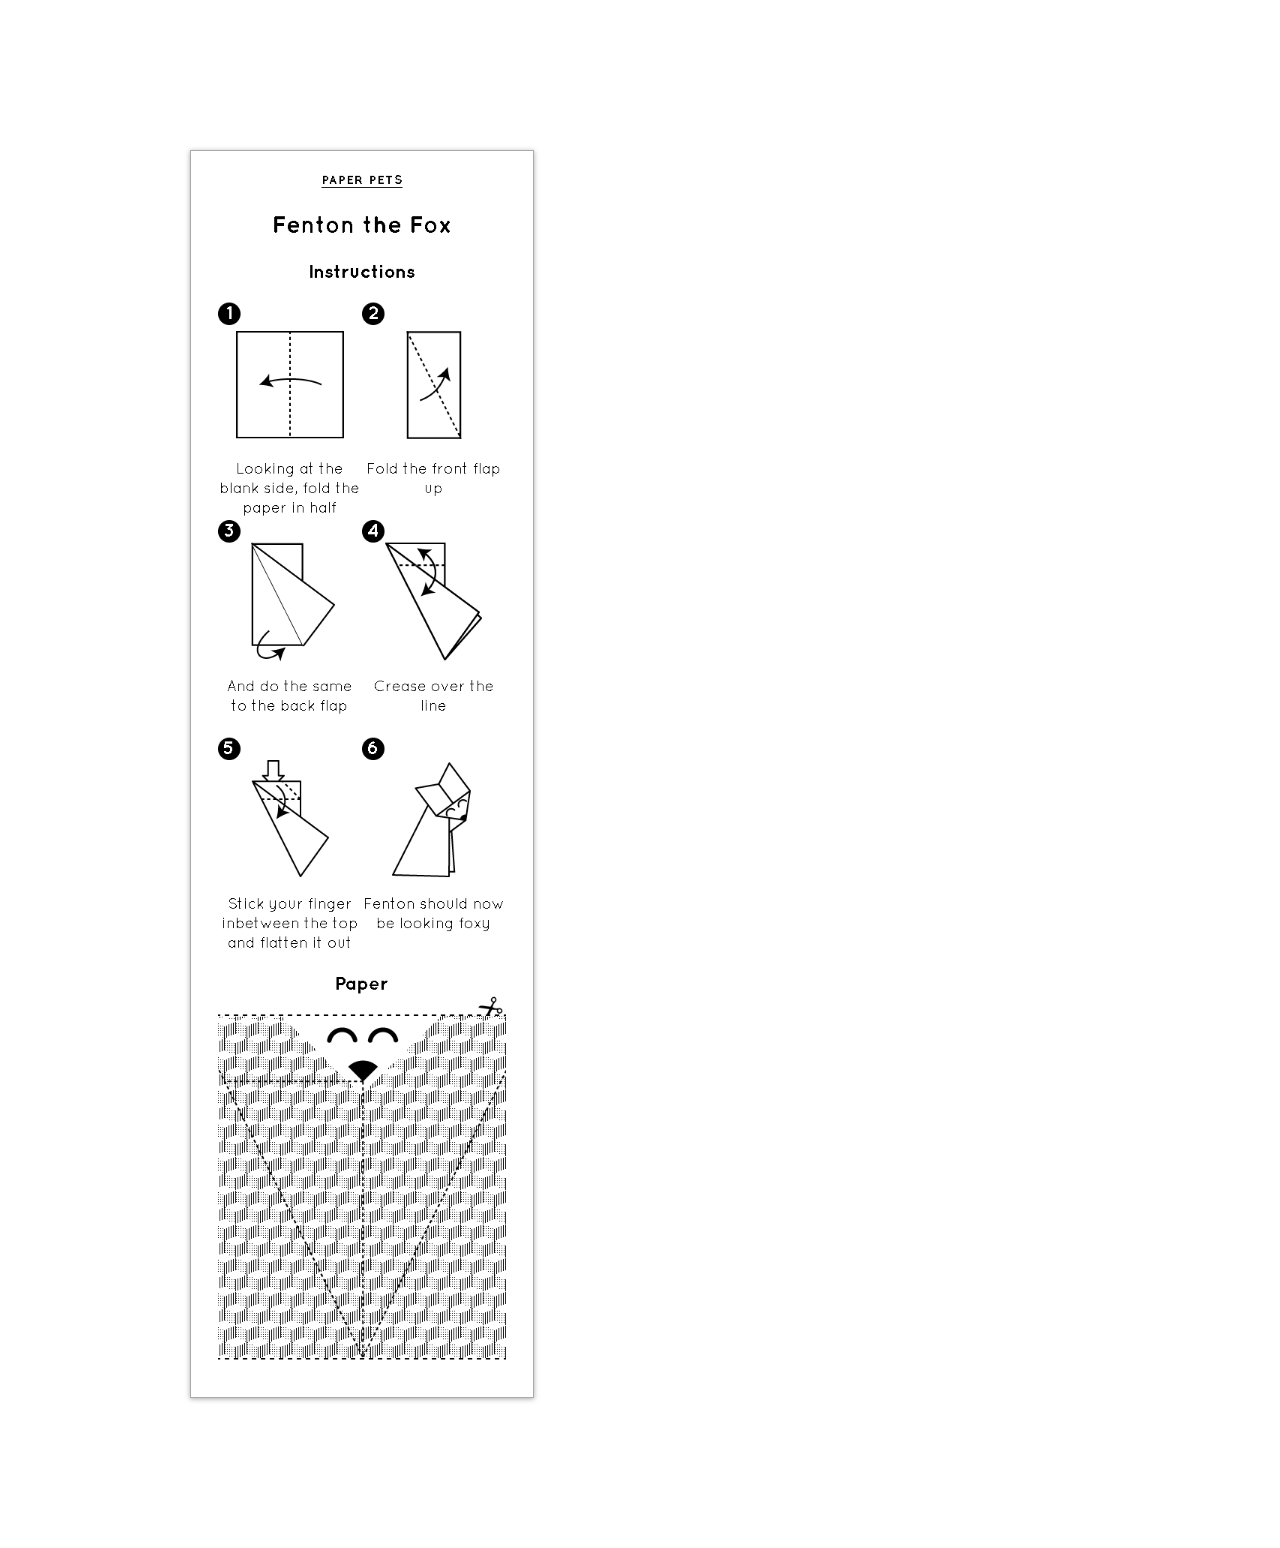
<file: templates/index.html>
<!DOCTYPE html>
<!--[if lt IE 7]>      <html class="no-js lt-ie9 lt-ie8 lt-ie7"> <![endif]-->
<!--[if IE 7]>         <html class="no-js lt-ie9 lt-ie8"> <![endif]-->
<!--[if IE 8]>         <html class="no-js lt-ie9"> <![endif]-->
<!--[if gt IE 8]><!--> <html class="no-js"> <!--<![endif]-->
  <head>
    <meta charset="utf-8">
    <meta http-equiv="X-UA-Compatible" content="IE=edge,chrome=1">
    <title>Paper Pets</title>
    <meta name="description" content="">
    <meta name="viewport" content="width=device-width">

    <link rel="stylesheet" href="/static/css/normalize.css">
    <link rel="stylesheet" href="/static/css/main.css">
    <script src="/static/js/vendor/modernizr-2.6.2.min.js"></script>
  </head>
  <body>
    <div class="container">
      <div class="sample">
        <img src="/static/sample.png">

      </div>
    </div>
    
    <!--
    <script src="//ajax.googleapis.com/ajax/libs/jquery/1.9.0/jquery.min.js"></script>
    <script>window.jQuery || document.write('<script src="/static/js/vendor/jquery-1.9.0.min.js"><\/script>')</script>
    <script src="/static/js/main.js"></script>
    -->
    <script>
      var _gaq=[['_setAccount','UA-XXXXX-X'],['_trackPageview']];
      (function(d,t){var g=d.createElement(t),s=d.getElementsByTagName(t)[0];
      g.src=('https:'==location.protocol?'//ssl':'//www')+'.google-analytics.com/ga.js';
      s.parentNode.insertBefore(g,s)}(document,'script'));
    </script>
  </body>
</html>
</file>
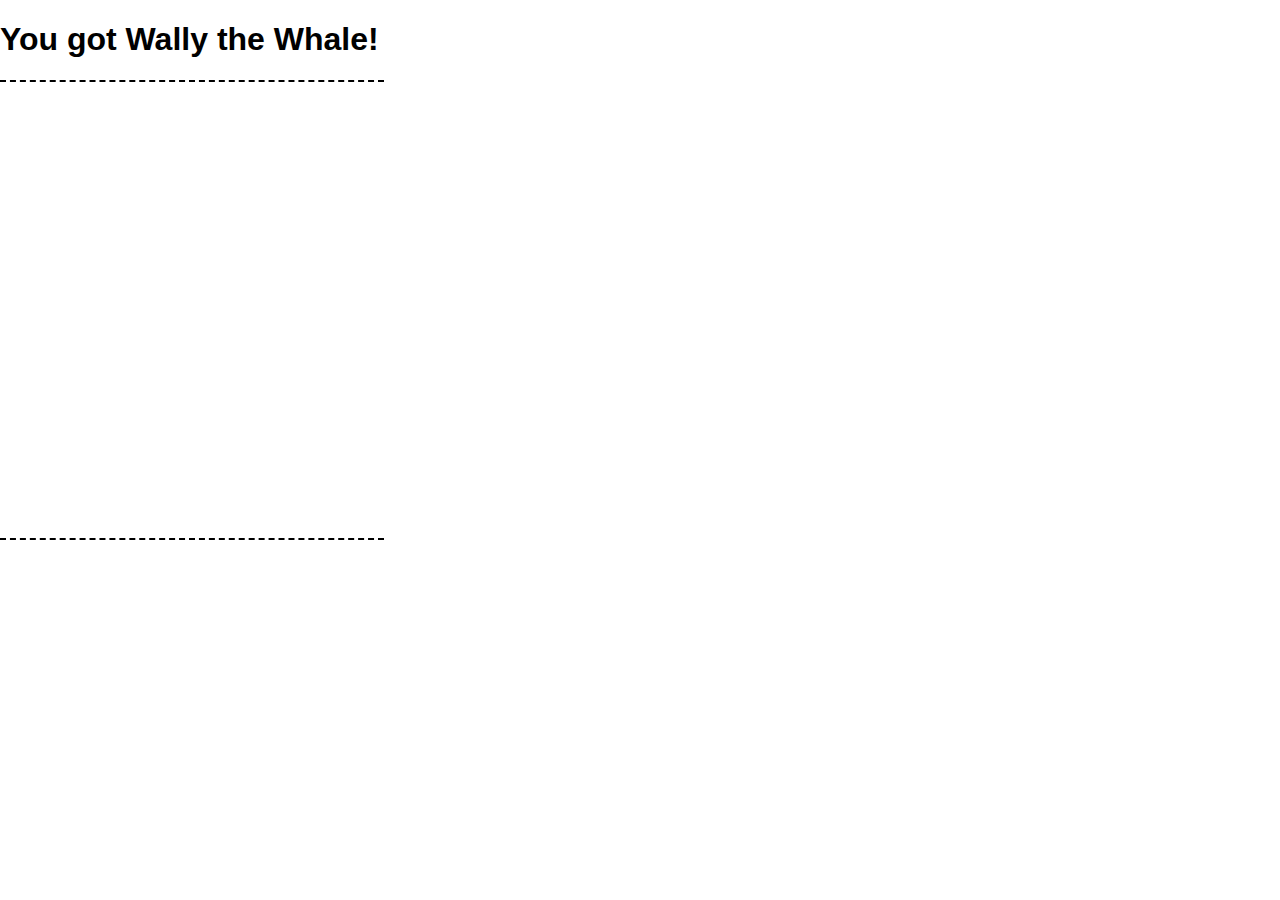
<file: templates/hello_world.html>
<!DOCTYPE html>
<html>
<head>
  <title>Hello World</title>
  <style type="text/css">
    body {
      width: 384px;
      padding: 0px;
      margin: 0px;
    }
    h1 {
      word-wrap: break-word;
      font-family:sans-serif;
    }

    .paper {
        /* full width of paper, inc margins */
        height: 456px;
        border-top: 2px dashed #000;
        border-bottom: 2px dashed #000;
    }
  </style>
</head>
<body>
  <h1>You got Wally the Whale!</h1>
  <div class="paper"></div>
</body>
</html>
</file>
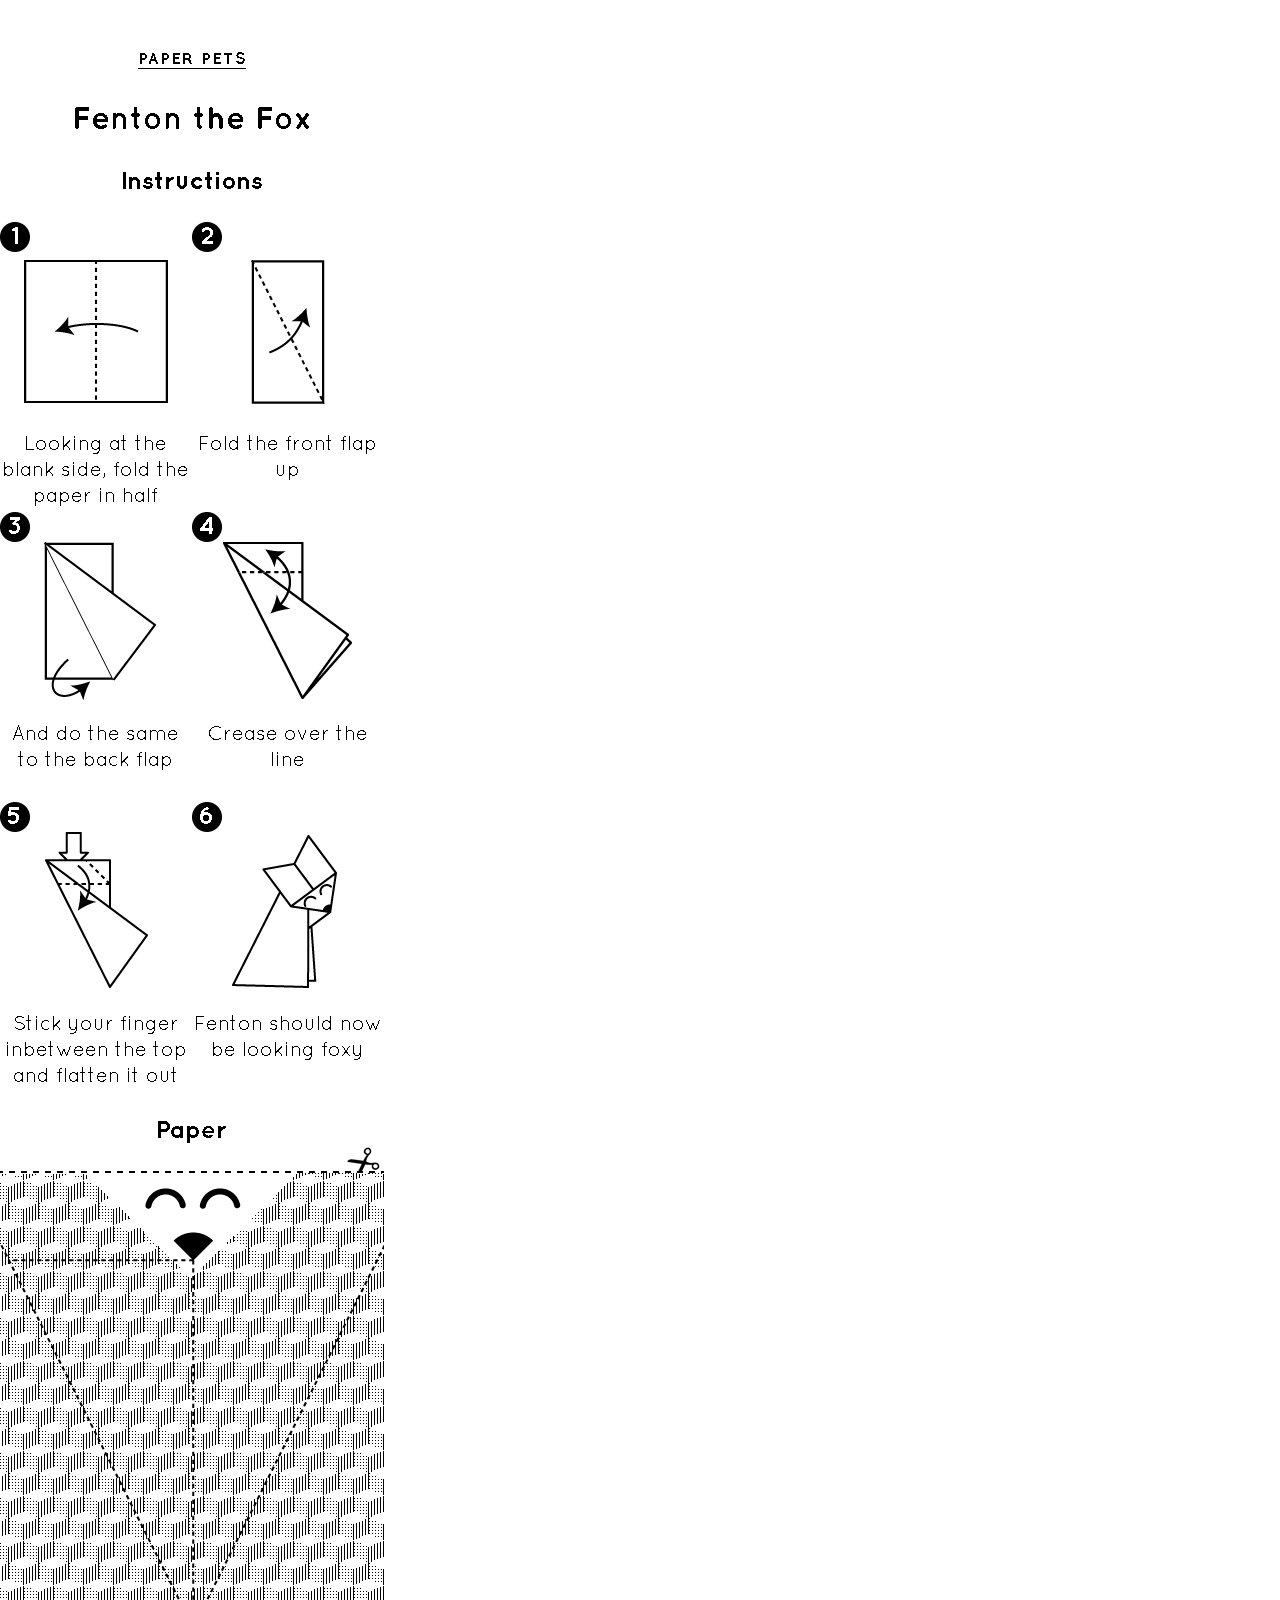
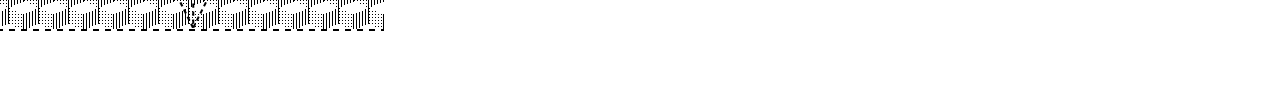
<file: templates/sample.html>
<!DOCTYPE html>
<html>
<head>
  <title>Paper Pet Edition</title>
  <style type="text/css">
    body {
      font-family:'Quicksand', sans-serif;
      width: 384px;
      padding: 20px 0px;
      margin: 0px;
      line-height: 1.3;
    }

  </style>
</head>
<body>
  <img src="/static/sample.png">
  
</body>
</html>
</file>
<file: static/css/main.css>
/*
 * HTML5 Boilerplate
 *
 * What follows is the result of much research on cross-browser styling.
 * Credit left inline and big thanks to Nicolas Gallagher, Jonathan Neal,
 * Kroc Camen, and the H5BP dev community and team.
 */

/* ==========================================================================
   Base styles: opinionated defaults
   ========================================================================== */

html,
button,
input,
select,
textarea {
    color: #222;
}

body {
    font-size: 1em;
    line-height: 1.4;
}

/*
 * Remove text-shadow in selection highlight: h5bp.com/i
 * These selection declarations have to be separate.
 * Customize the background color to match your design.
 */

::-moz-selection {
    background: #b3d4fc;
    text-shadow: none;
}

::selection {
    background: #b3d4fc;
    text-shadow: none;
}

/*
 * A better looking default horizontal rule
 */

hr {
    display: block;
    height: 1px;
    border: 0;
    border-top: 1px solid #ccc;
    margin: 1em 0;
    padding: 0;
}

/*
 * Remove the gap between images and the bottom of their containers: h5bp.com/i/440
 */

img {
    vertical-align: middle;
}

/*
 * Remove default fieldset styles.
 */

fieldset {
    border: 0;
    margin: 0;
    padding: 0;
}

/*
 * Allow only vertical resizing of textareas.
 */

textarea {
    resize: vertical;
}

/* ==========================================================================
   Author's custom styles
   ========================================================================== */

.container {
    width: 900px;
    margin: 150px auto;
}

.sample img {
    /* 384 * (3/4) */
    width: 288px;
    padding: 0 27px;
    border: 1px solid #AAA;
    -moz-box-shadow: 0 1px 5px #AAA;
    -webkit-box-shadow: 0 1px 5px #AAA;
    box-shadow: 0 1px 5px #AAA;
}















/* ==========================================================================
   Helper classes
   ========================================================================== */

/*
 * Image replacement
 */

.ir {
    background-color: transparent;
    border: 0;
    overflow: hidden;
    /* IE 6/7 fallback */
    *text-indent: -9999px;
}

.ir:before {
    content: "";
    display: block;
    width: 0;
    height: 150%;
}

/*
 * Hide from both screenreaders and browsers: h5bp.com/u
 */

.hidden {
    display: none !important;
    visibility: hidden;
}

/*
 * Hide only visually, but have it available for screenreaders: h5bp.com/v
 */

.visuallyhidden {
    border: 0;
    clip: rect(0 0 0 0);
    height: 1px;
    margin: -1px;
    overflow: hidden;
    padding: 0;
    position: absolute;
    width: 1px;
}

/*
 * Extends the .visuallyhidden class to allow the element to be focusable
 * when navigated to via the keyboard: h5bp.com/p
 */

.visuallyhidden.focusable:active,
.visuallyhidden.focusable:focus {
    clip: auto;
    height: auto;
    margin: 0;
    overflow: visible;
    position: static;
    width: auto;
}

/*
 * Hide visually and from screenreaders, but maintain layout
 */

.invisible {
    visibility: hidden;
}

/*
 * Clearfix: contain floats
 *
 * For modern browsers
 * 1. The space content is one way to avoid an Opera bug when the
 *    `contenteditable` attribute is included anywhere else in the document.
 *    Otherwise it causes space to appear at the top and bottom of elements
 *    that receive the `clearfix` class.
 * 2. The use of `table` rather than `block` is only necessary if using
 *    `:before` to contain the top-margins of child elements.
 */

.clearfix:before,
.clearfix:after {
    content: " "; /* 1 */
    display: table; /* 2 */
}

.clearfix:after {
    clear: both;
}

/*
 * For IE 6/7 only
 * Include this rule to trigger hasLayout and contain floats.
 */

.clearfix {
    *zoom: 1;
}

/* ==========================================================================
   EXAMPLE Media Queries for Responsive Design.
   Theses examples override the primary ('mobile first') styles.
   Modify as content requires.
   ========================================================================== */

@media only screen and (min-width: 35em) {
    /* Style adjustments for viewports that meet the condition */
}

@media print,
       (-o-min-device-pixel-ratio: 5/4),
       (-webkit-min-device-pixel-ratio: 1.25),
       (min-resolution: 120dpi) {
    /* Style adjustments for high resolution devices */
}

/* ==========================================================================
   Print styles.
   Inlined to avoid required HTTP connection: h5bp.com/r
   ========================================================================== */

@media print {
    * {
        background: transparent !important;
        color: #000 !important; /* Black prints faster: h5bp.com/s */
        box-shadow: none !important;
        text-shadow: none !important;
    }

    a,
    a:visited {
        text-decoration: underline;
    }

    a[href]:after {
        content: " (" attr(href) ")";
    }

    abbr[title]:after {
        content: " (" attr(title) ")";
    }

    /*
     * Don't show links for images, or javascript/internal links
     */

    .ir a:after,
    a[href^="javascript:"]:after,
    a[href^="#"]:after {
        content: "";
    }

    pre,
    blockquote {
        border: 1px solid #999;
        page-break-inside: avoid;
    }

    thead {
        display: table-header-group; /* h5bp.com/t */
    }

    tr,
    img {
        page-break-inside: avoid;
    }

    img {
        max-width: 100% !important;
    }

    @page {
        margin: 0.5cm;
    }

    p,
    h2,
    h3 {
        orphans: 3;
        widows: 3;
    }

    h2,
    h3 {
        page-break-after: avoid;
    }
}
</file>
